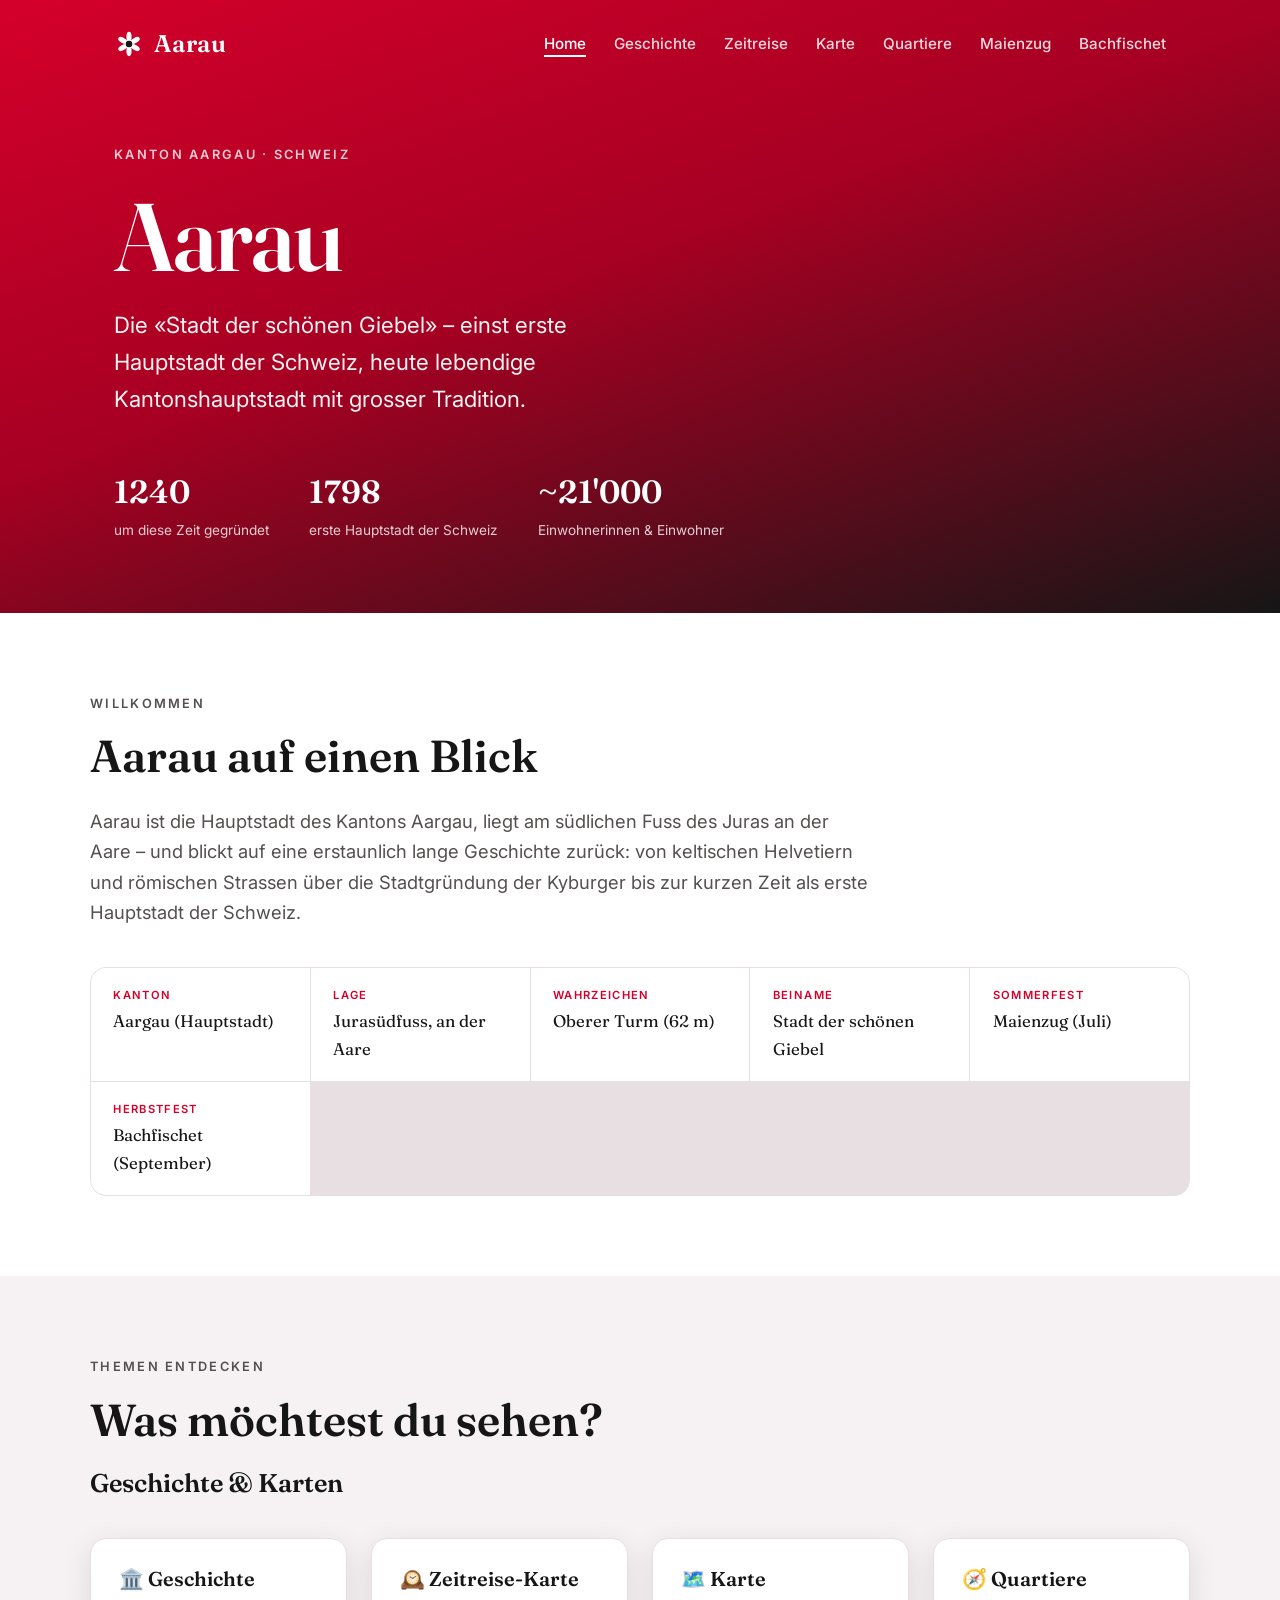
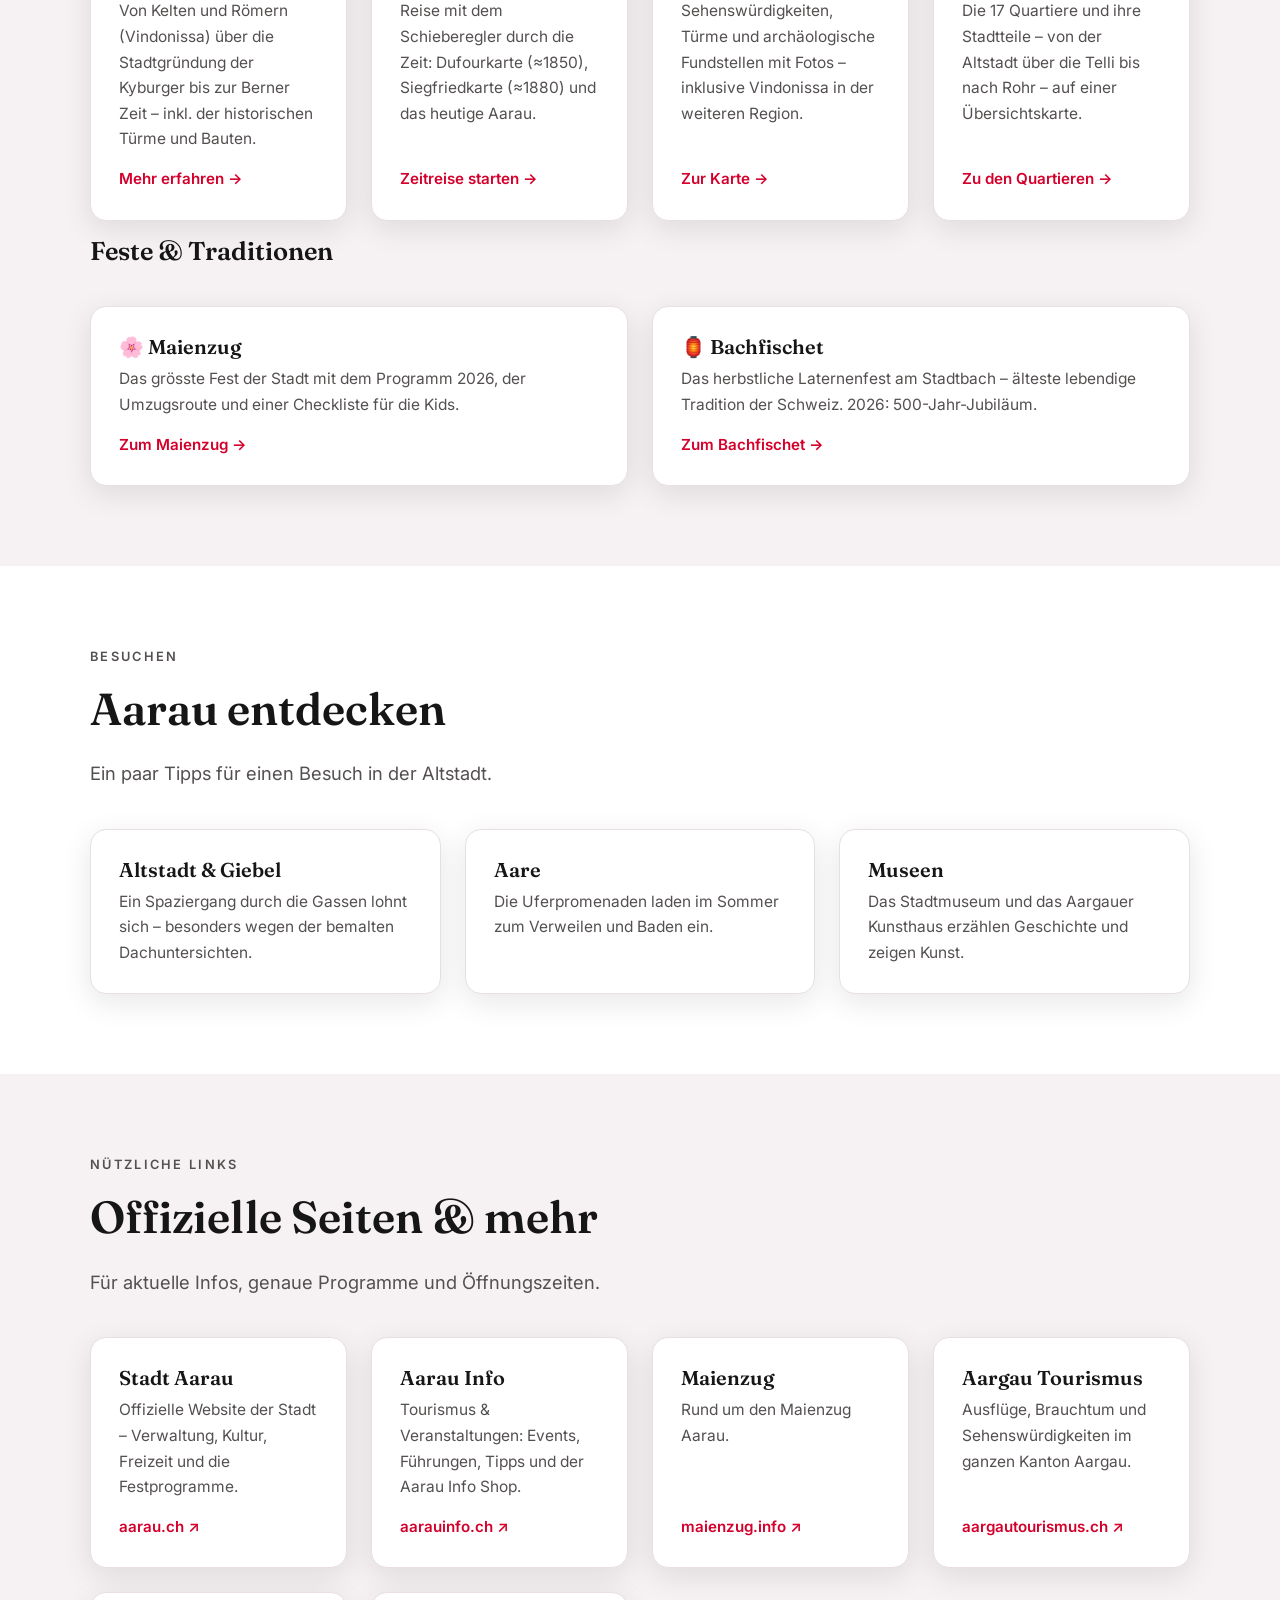
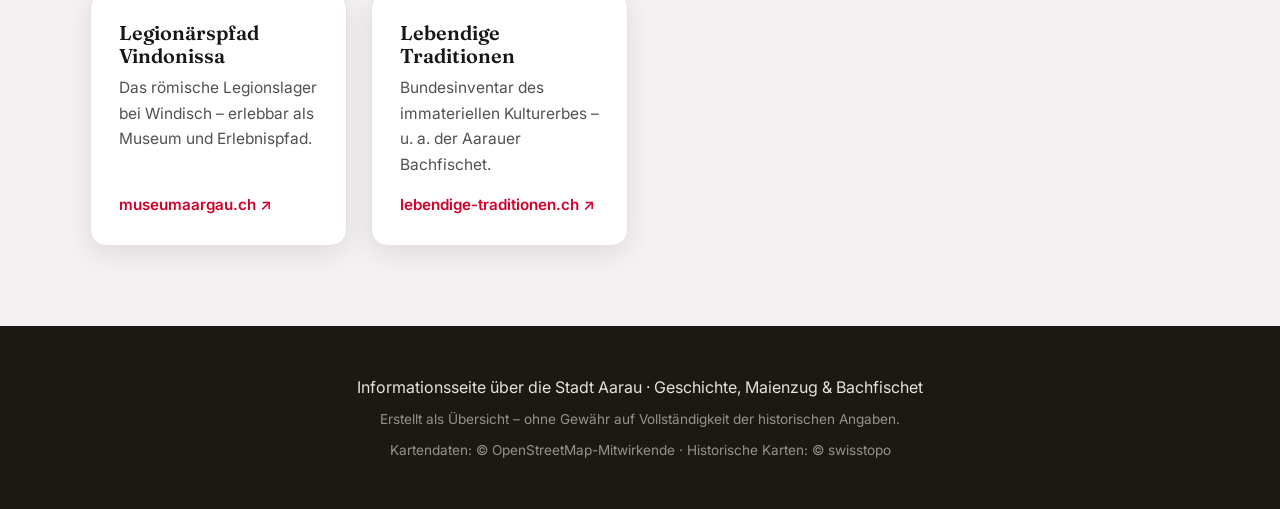
<file: index.html>
<!DOCTYPE html>
<html lang="de">
<head>
  <meta charset="UTF-8" />
  <meta name="viewport" content="width=device-width, initial-scale=1.0" />
  <meta name="description" content="Informationsseite über die Stadt Aarau – Geschichte, Zeitreise-Karte und die Traditionen Maienzug und Bachfischet." />
  <title>Aarau – Geschichte, Zeitreise &amp; Traditionen</title>
  <link rel="icon" type="image/svg+xml" href="images/favicon.svg" />
  <meta name="theme-color" content="#d4002b" />
  <link rel="preconnect" href="https://fonts.googleapis.com" />
  <link rel="preconnect" href="https://fonts.gstatic.com" crossorigin />
  <link href="https://fonts.googleapis.com/css2?family=Fraunces:opsz,wght@9..144,400;9..144,600&family=Inter:wght@400;500;600&display=swap" rel="stylesheet" />
  <link rel="stylesheet" href="style.css" />
</head>
<body>
  <header class="hero">
    <nav class="nav">
      <a class="brand" href="index.html">
        <svg class="brand-mark" viewBox="0 0 64 64" aria-hidden="true">
          <g transform="translate(32 32)">
            <g fill="currentColor">
              <ellipse cx="0" cy="-15" rx="5.5" ry="11"/>
              <ellipse cx="0" cy="-15" rx="5.5" ry="11" transform="rotate(60)"/>
              <ellipse cx="0" cy="-15" rx="5.5" ry="11" transform="rotate(120)"/>
              <ellipse cx="0" cy="-15" rx="5.5" ry="11" transform="rotate(180)"/>
              <ellipse cx="0" cy="-15" rx="5.5" ry="11" transform="rotate(240)"/>
              <ellipse cx="0" cy="-15" rx="5.5" ry="11" transform="rotate(300)"/>
            </g>
            <circle cx="0" cy="0" r="7" fill="#161616"/>
          </g>
        </svg>
        <span>Aarau</span>
      </a>
      <ul class="nav-links">
        <li><a class="active" href="index.html">Home</a></li>
        <li><a href="geschichte.html">Geschichte</a></li>
        <li><a href="zeitreise.html">Zeitreise</a></li>
        <li><a href="karte.html">Karte</a></li>
        <li><a href="quartiere.html">Quartiere</a></li>
        <li><a href="maienzug.html">Maienzug</a></li>
        <li><a href="bachfischet.html">Bachfischet</a></li>
      </ul>
    </nav>
    <div class="hero-content" id="top">
      <p class="eyebrow">Kanton Aargau · Schweiz</p>
      <h1>Aarau</h1>
      <p class="lead">Die «Stadt der schönen Giebel» – einst erste Hauptstadt der Schweiz, heute lebendige Kantonshauptstadt mit grosser Tradition.</p>
      <div class="hero-stats">
        <div><span class="stat-num">1240</span><span class="stat-label">um diese Zeit gegründet</span></div>
        <div><span class="stat-num">1798</span><span class="stat-label">erste Hauptstadt der Schweiz</span></div>
        <div><span class="stat-num">~21'000</span><span class="stat-label">Einwohnerinnen &amp; Einwohner</span></div>
      </div>
    </div>
  </header>

  <main>
    <section id="ueberblick" class="section">
      <div class="section-inner">
        <p class="kicker">Willkommen</p>
        <h2>Aarau auf einen Blick</h2>
        <p class="section-intro">
          Aarau ist die Hauptstadt des Kantons Aargau, liegt am südlichen Fuss des Juras an der
          Aare – und blickt auf eine erstaunlich lange Geschichte zurück: von keltischen Helvetiern
          und römischen Strassen über die Stadtgründung der Kyburger bis zur kurzen Zeit als erste
          Hauptstadt der Schweiz.
        </p>
        <div class="quickfacts">
          <div><span class="qf-label">Kanton</span><span class="qf-value">Aargau (Hauptstadt)</span></div>
          <div><span class="qf-label">Lage</span><span class="qf-value">Jurasüdfuss, an der Aare</span></div>
          <div><span class="qf-label">Wahrzeichen</span><span class="qf-value">Oberer Turm (62 m)</span></div>
          <div><span class="qf-label">Beiname</span><span class="qf-value">Stadt der schönen Giebel</span></div>
          <div><span class="qf-label">Sommerfest</span><span class="qf-value">Maienzug (Juli)</span></div>
          <div><span class="qf-label">Herbstfest</span><span class="qf-value">Bachfischet (September)</span></div>
        </div>
      </div>
    </section>

    <section class="section section-alt">
      <div class="section-inner">
        <p class="kicker">Themen entdecken</p>
        <h2>Was möchtest du sehen?</h2>

        <h3 class="subhead">Geschichte &amp; Karten</h3>
        <div class="cards">
          <a class="card card-link" href="geschichte.html">
            <h3>🏛️ Geschichte</h3>
            <p>Von Kelten und Römern (Vindonissa) über die Stadtgründung der Kyburger bis zur Berner Zeit – inkl. der historischen Türme und Bauten.</p>
            <span class="card-cta">Mehr erfahren →</span>
          </a>
          <a class="card card-link" href="zeitreise.html">
            <h3>🕰️ Zeitreise-Karte</h3>
            <p>Reise mit dem Schieberegler durch die Zeit: Dufourkarte (≈1850), Siegfriedkarte (≈1880) und das heutige Aarau.</p>
            <span class="card-cta">Zeitreise starten →</span>
          </a>
          <a class="card card-link" href="karte.html">
            <h3>🗺️ Karte</h3>
            <p>Sehenswürdigkeiten, Türme und archäologische Fundstellen mit Fotos – inklusive Vindonissa in der weiteren Region.</p>
            <span class="card-cta">Zur Karte →</span>
          </a>
          <a class="card card-link" href="quartiere.html">
            <h3>🧭 Quartiere</h3>
            <p>Die 17 Quartiere und ihre Stadtteile – von der Altstadt über die Telli bis nach Rohr – auf einer Übersichtskarte.</p>
            <span class="card-cta">Zu den Quartieren →</span>
          </a>
        </div>

        <h3 class="subhead">Feste &amp; Traditionen</h3>
        <div class="cards">
          <a class="card card-link" href="maienzug.html">
            <h3>🌸 Maienzug</h3>
            <p>Das grösste Fest der Stadt mit dem Programm 2026, der Umzugsroute und einer Checkliste für die Kids.</p>
            <span class="card-cta">Zum Maienzug →</span>
          </a>
          <a class="card card-link" href="bachfischet.html">
            <h3>🏮 Bachfischet</h3>
            <p>Das herbstliche Laternenfest am Stadtbach – älteste lebendige Tradition der Schweiz. 2026: 500-Jahr-Jubiläum.</p>
            <span class="card-cta">Zum Bachfischet →</span>
          </a>
        </div>
      </div>
    </section>

    <section id="besuchen" class="section">
      <div class="section-inner">
        <p class="kicker">Besuchen</p>
        <h2>Aarau entdecken</h2>
        <p class="section-intro">Ein paar Tipps für einen Besuch in der Altstadt.</p>
        <div class="cards">
          <article class="card">
            <h3>Altstadt &amp; Giebel</h3>
            <p>Ein Spaziergang durch die Gassen lohnt sich – besonders wegen der bemalten Dachuntersichten.</p>
          </article>
          <article class="card">
            <h3>Aare</h3>
            <p>Die Uferpromenaden laden im Sommer zum Verweilen und Baden ein.</p>
          </article>
          <article class="card">
            <h3>Museen</h3>
            <p>Das Stadtmuseum und das Aargauer Kunsthaus erzählen Geschichte und zeigen Kunst.</p>
          </article>
        </div>
      </div>
    </section>

    <section id="links" class="section section-alt">
      <div class="section-inner">
        <p class="kicker">Nützliche Links</p>
        <h2>Offizielle Seiten &amp; mehr</h2>
        <p class="section-intro">Für aktuelle Infos, genaue Programme und Öffnungszeiten.</p>
        <div class="cards">
          <a class="card card-link" href="https://www.aarau.ch" target="_blank" rel="noopener">
            <h3>Stadt Aarau</h3>
            <p>Offizielle Website der Stadt – Verwaltung, Kultur, Freizeit und die Festprogramme.</p>
            <span class="card-cta">aarau.ch ↗</span>
          </a>
          <a class="card card-link" href="https://www.aarauinfo.ch" target="_blank" rel="noopener">
            <h3>Aarau Info</h3>
            <p>Tourismus &amp; Veranstaltungen: Events, Führungen, Tipps und der Aarau Info Shop.</p>
            <span class="card-cta">aarauinfo.ch ↗</span>
          </a>
          <a class="card card-link" href="https://www.maienzug.info" target="_blank" rel="noopener">
            <h3>Maienzug</h3>
            <p>Rund um den Maienzug Aarau.</p>
            <span class="card-cta">maienzug.info ↗</span>
          </a>
          <a class="card card-link" href="https://aargautourismus.ch" target="_blank" rel="noopener">
            <h3>Aargau Tourismus</h3>
            <p>Ausflüge, Brauchtum und Sehenswürdigkeiten im ganzen Kanton Aargau.</p>
            <span class="card-cta">aargautourismus.ch ↗</span>
          </a>
          <a class="card card-link" href="https://www.museumaargau.ch/legionaerspfad" target="_blank" rel="noopener">
            <h3>Legionärspfad Vindonissa</h3>
            <p>Das römische Legionslager bei Windisch – erlebbar als Museum und Erlebnispfad.</p>
            <span class="card-cta">museumaargau.ch ↗</span>
          </a>
          <a class="card card-link" href="https://www.lebendige-traditionen.ch" target="_blank" rel="noopener">
            <h3>Lebendige Traditionen</h3>
            <p>Bundesinventar des immateriellen Kulturerbes – u. a. der Aarauer Bachfischet.</p>
            <span class="card-cta">lebendige-traditionen.ch ↗</span>
          </a>
        </div>
      </div>
    </section>
  </main>

  <footer class="footer">
    <p>Informationsseite über die Stadt Aarau · Geschichte, Maienzug &amp; Bachfischet</p>
    <p class="footer-note">Erstellt als Übersicht – ohne Gewähr auf Vollständigkeit der historischen Angaben.</p>
    <p class="footer-note">Kartendaten: © OpenStreetMap-Mitwirkende · Historische Karten: © swisstopo</p>
  </footer>
</body>
</html>
</file>
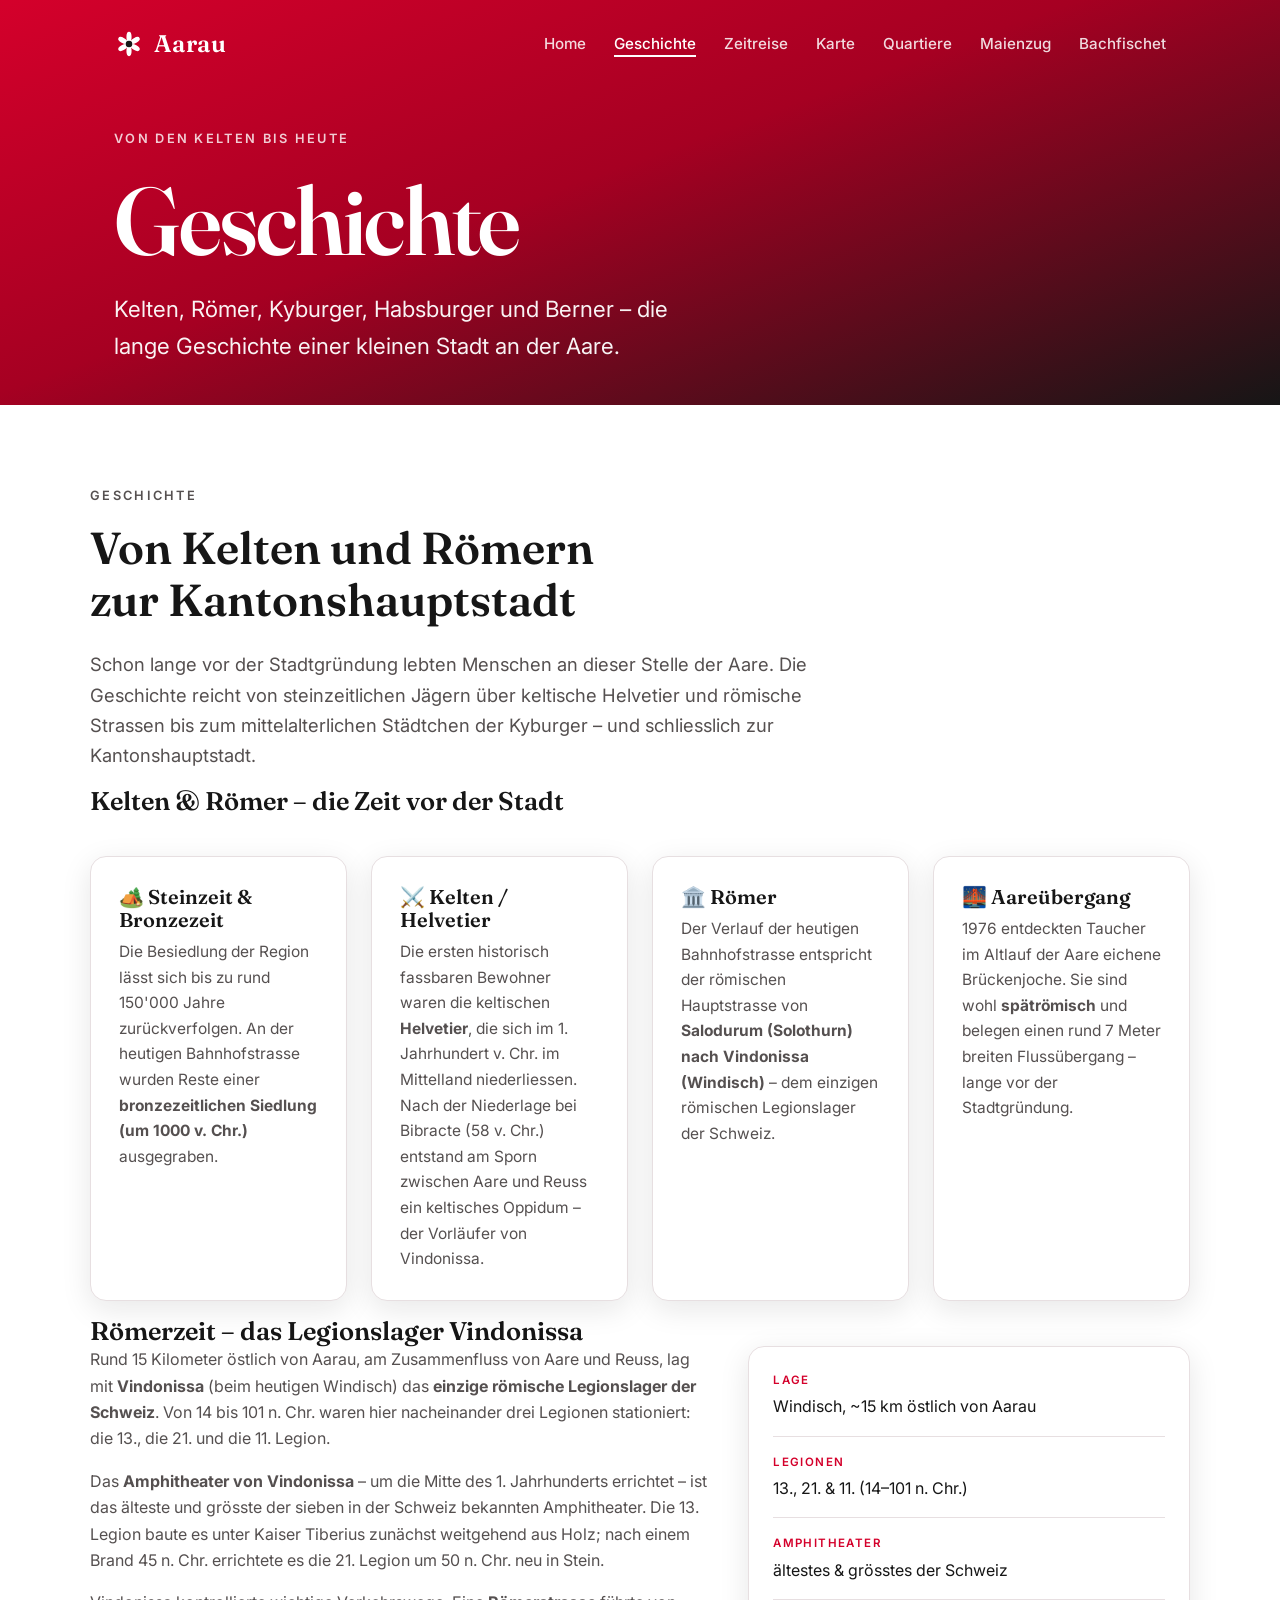
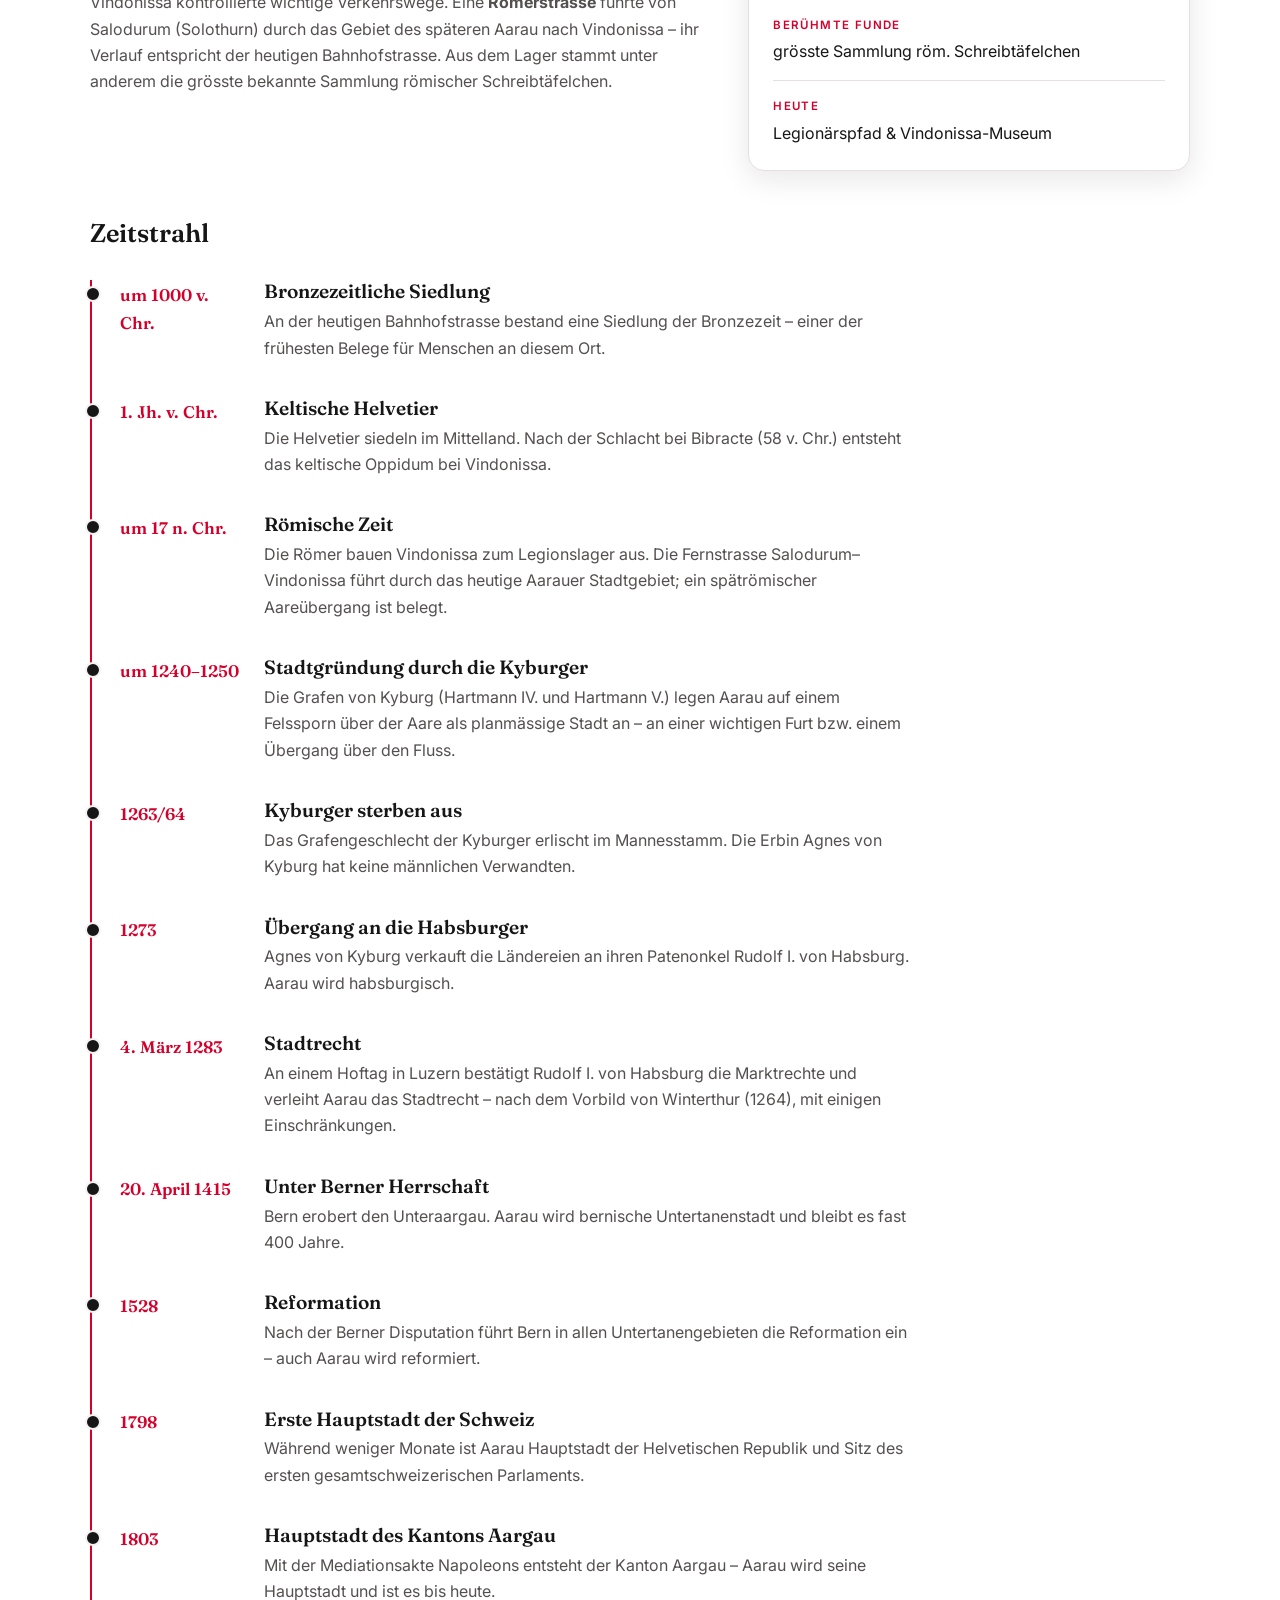
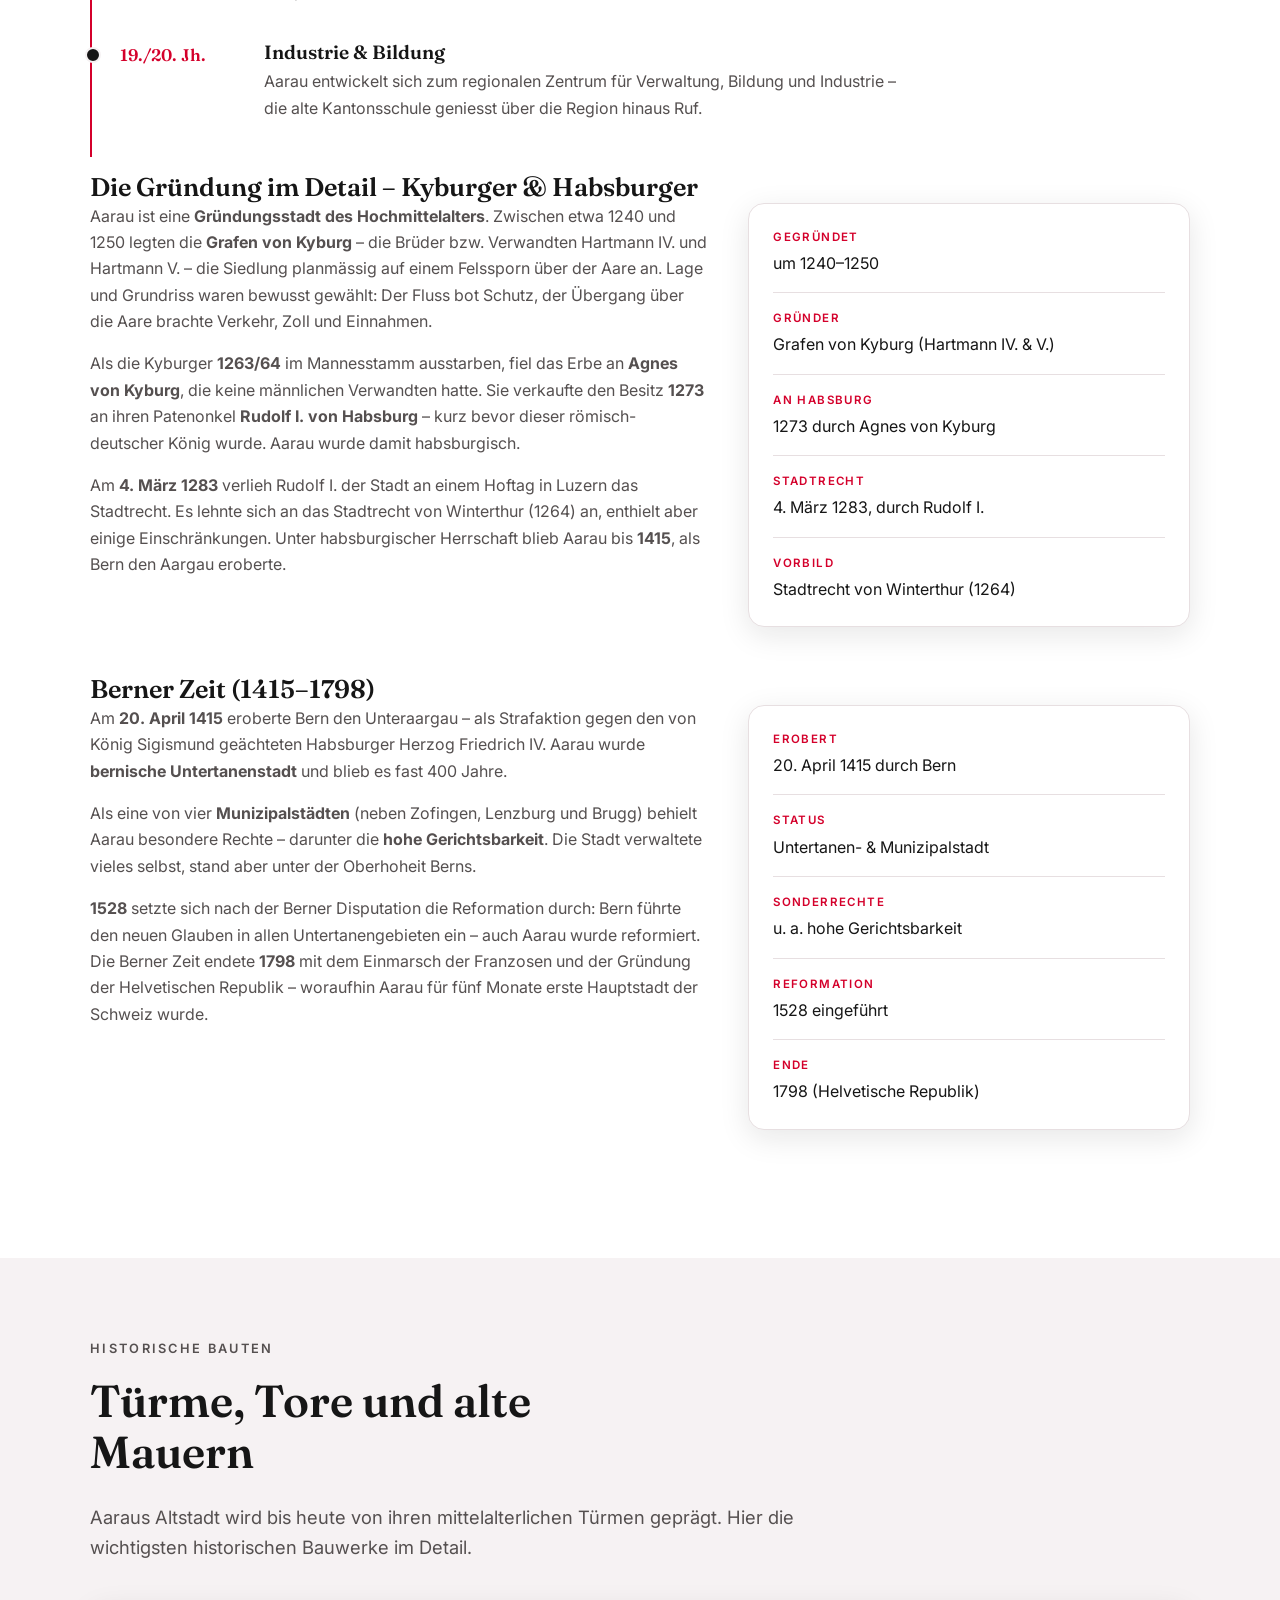
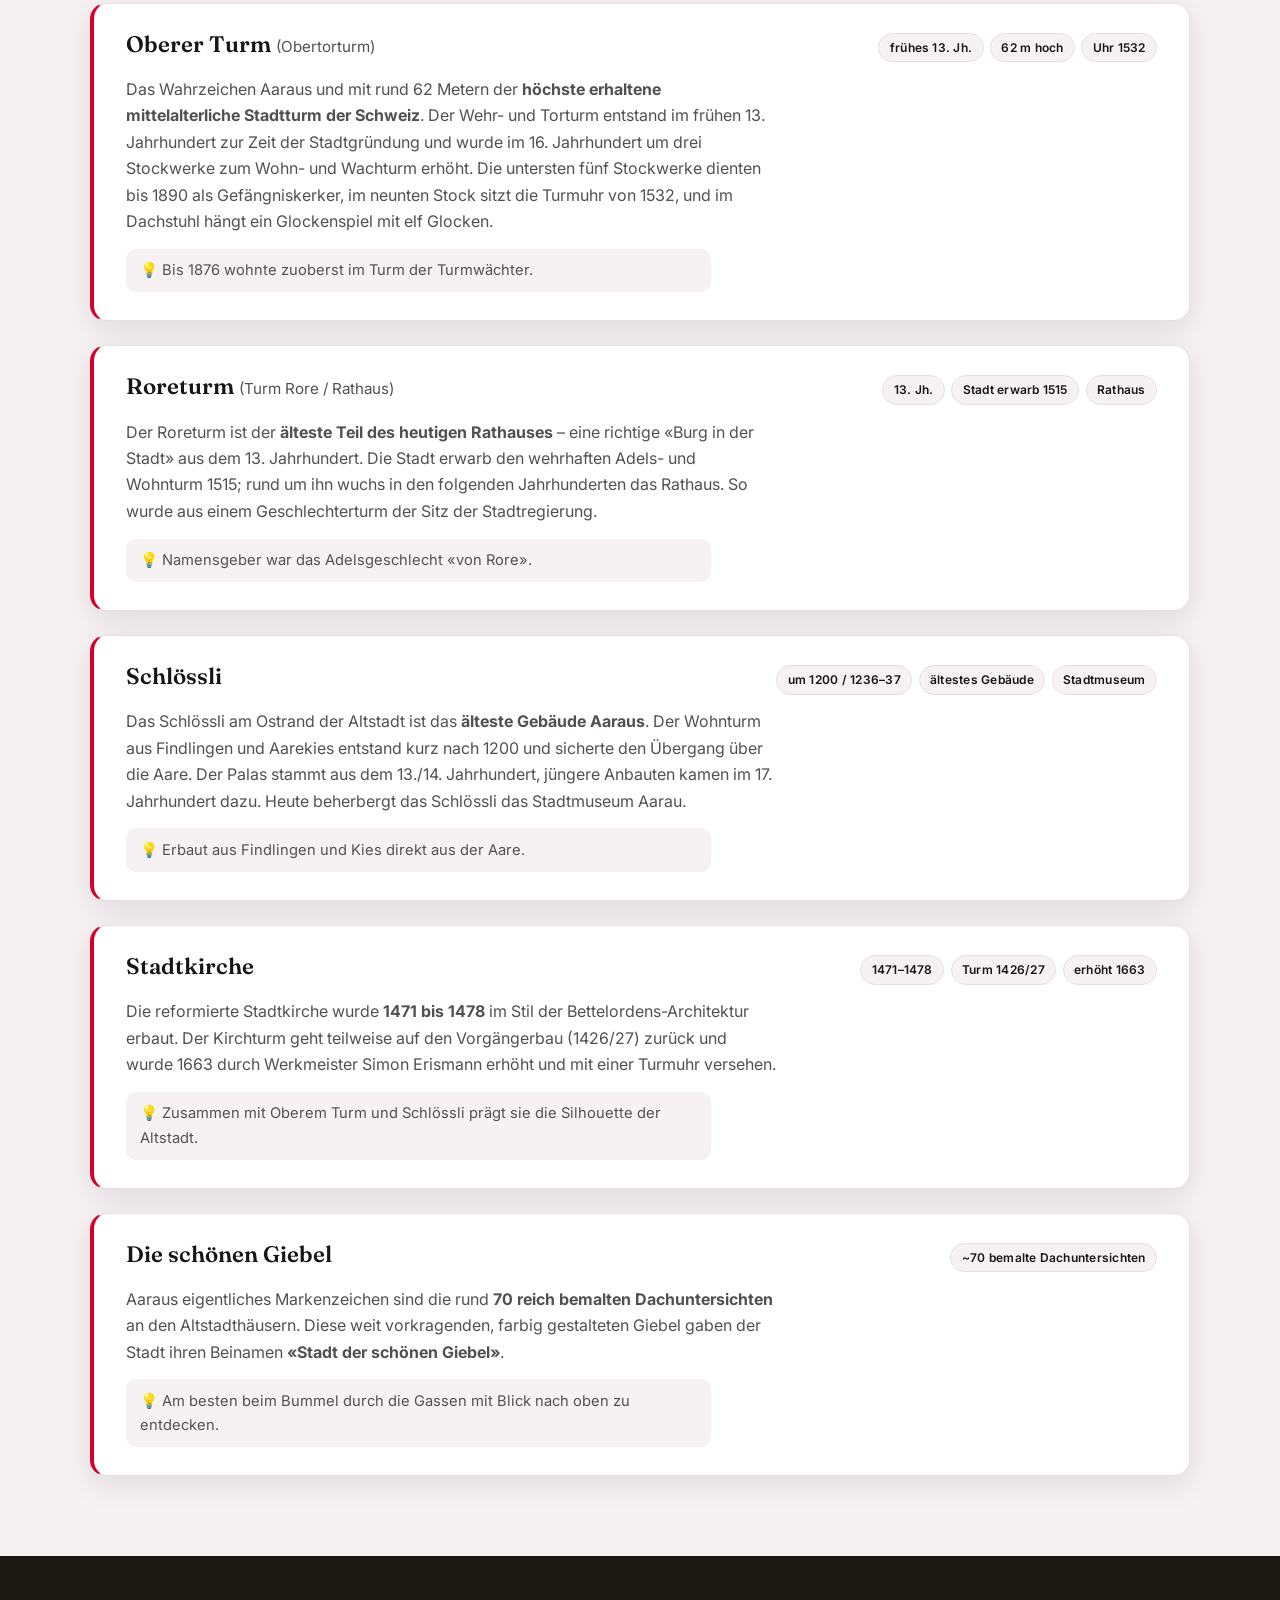
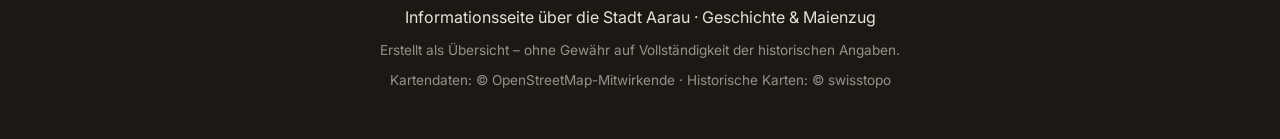
<file: geschichte.html>
<!DOCTYPE html>
<html lang="de">
<head>
  <meta charset="UTF-8" />
  <meta name="viewport" content="width=device-width, initial-scale=1.0" />
  <meta name="description" content="Geschichte von Aarau: Kelten, Römer (Vindonissa), Stadtgründung der Kyburger, Berner Zeit und historische Bauten." />
  <title>Geschichte – Aarau</title>
  <link rel="icon" type="image/svg+xml" href="images/favicon.svg" />
  <meta name="theme-color" content="#d4002b" />
  <link rel="preconnect" href="https://fonts.googleapis.com" />
  <link rel="preconnect" href="https://fonts.gstatic.com" crossorigin />
  <link href="https://fonts.googleapis.com/css2?family=Fraunces:opsz,wght@9..144,400;9..144,600&family=Inter:wght@400;500;600&display=swap" rel="stylesheet" />
  <link rel="stylesheet" href="style.css" />
</head>
<body>
  <header class="hero hero--sub">
    <nav class="nav">
      <a class="brand" href="index.html">
        <svg class="brand-mark" viewBox="0 0 64 64" aria-hidden="true">
          <g transform="translate(32 32)">
            <g fill="currentColor">
              <ellipse cx="0" cy="-15" rx="5.5" ry="11"/>
              <ellipse cx="0" cy="-15" rx="5.5" ry="11" transform="rotate(60)"/>
              <ellipse cx="0" cy="-15" rx="5.5" ry="11" transform="rotate(120)"/>
              <ellipse cx="0" cy="-15" rx="5.5" ry="11" transform="rotate(180)"/>
              <ellipse cx="0" cy="-15" rx="5.5" ry="11" transform="rotate(240)"/>
              <ellipse cx="0" cy="-15" rx="5.5" ry="11" transform="rotate(300)"/>
            </g>
            <circle cx="0" cy="0" r="7" fill="#161616"/>
          </g>
        </svg>
        <span>Aarau</span>
      </a>
      <ul class="nav-links">
        <li><a href="index.html">Home</a></li>
        <li><a class="active" href="geschichte.html">Geschichte</a></li>
        <li><a href="zeitreise.html">Zeitreise</a></li>
        <li><a href="karte.html">Karte</a></li>
        <li><a href="quartiere.html">Quartiere</a></li>
        <li><a href="maienzug.html">Maienzug</a></li>
        <li><a href="bachfischet.html">Bachfischet</a></li>
      </ul>
    </nav>
    <div class="hero-content">
      <p class="eyebrow">Von den Kelten bis heute</p>
      <h1>Geschichte</h1>
      <p class="lead">Kelten, Römer, Kyburger, Habsburger und Berner – die lange Geschichte einer kleinen Stadt an der Aare.</p>
    </div>
  </header>

  <main>
    <section id="geschichte" class="section">
      <div class="section-inner">
        <p class="kicker">Geschichte</p>
        <h2>Von Kelten und Römern zur Kantonshauptstadt</h2>
        <p class="section-intro">
          Schon lange vor der Stadtgründung lebten Menschen an dieser Stelle der Aare. Die
          Geschichte reicht von steinzeitlichen Jägern über keltische Helvetier und römische
          Strassen bis zum mittelalterlichen Städtchen der Kyburger – und schliesslich zur
          Kantonshauptstadt.
        </p>

        <h3 class="subhead">Kelten &amp; Römer – die Zeit vor der Stadt</h3>
        <div class="cards">
          <article class="card">
            <h3>🏕️ Steinzeit &amp; Bronzezeit</h3>
            <p>
              Die Besiedlung der Region lässt sich bis zu rund 150'000 Jahre zurückverfolgen. An
              der heutigen Bahnhofstrasse wurden Reste einer <strong>bronzezeitlichen Siedlung
              (um 1000 v. Chr.)</strong> ausgegraben.
            </p>
          </article>
          <article class="card">
            <h3>⚔️ Kelten / Helvetier</h3>
            <p>
              Die ersten historisch fassbaren Bewohner waren die keltischen <strong>Helvetier</strong>,
              die sich im 1. Jahrhundert v. Chr. im Mittelland niederliessen. Nach der Niederlage
              bei Bibracte (58 v. Chr.) entstand am Sporn zwischen Aare und Reuss ein keltisches
              Oppidum – der Vorläufer von Vindonissa.
            </p>
          </article>
          <article class="card">
            <h3>🏛️ Römer</h3>
            <p>
              Der Verlauf der heutigen Bahnhofstrasse entspricht der römischen Hauptstrasse von
              <strong>Salodurum (Solothurn) nach Vindonissa (Windisch)</strong> – dem einzigen
              römischen Legionslager der Schweiz.
            </p>
          </article>
          <article class="card">
            <h3>🌉 Aareübergang</h3>
            <p>
              1976 entdeckten Taucher im Altlauf der Aare eichene Brückenjoche. Sie sind wohl
              <strong>spätrömisch</strong> und belegen einen rund 7 Meter breiten Flussübergang –
              lange vor der Stadtgründung.
            </p>
          </article>
        </div>

        <h3 class="subhead">Römerzeit – das Legionslager Vindonissa</h3>
        <div class="feature">
          <div class="feature-text">
            <p>
              Rund 15 Kilometer östlich von Aarau, am Zusammenfluss von Aare und Reuss, lag mit
              <strong>Vindonissa</strong> (beim heutigen Windisch) das <strong>einzige römische
              Legionslager der Schweiz</strong>. Von 14 bis 101 n. Chr. waren hier nacheinander
              drei Legionen stationiert: die 13., die 21. und die 11. Legion.
            </p>
            <p>
              Das <strong>Amphitheater von Vindonissa</strong> – um die Mitte des 1. Jahrhunderts
              errichtet – ist das älteste und grösste der sieben in der Schweiz bekannten
              Amphitheater. Die 13. Legion baute es unter Kaiser Tiberius zunächst weitgehend aus
              Holz; nach einem Brand 45 n. Chr. errichtete es die 21. Legion um 50 n. Chr. neu in
              Stein.
            </p>
            <p>
              Vindonissa kontrollierte wichtige Verkehrswege. Eine <strong>Römerstrasse</strong>
              führte von Salodurum (Solothurn) durch das Gebiet des späteren Aarau nach Vindonissa –
              ihr Verlauf entspricht der heutigen Bahnhofstrasse. Aus dem Lager stammt unter anderem
              die grösste bekannte Sammlung römischer Schreibtäfelchen.
            </p>
          </div>
          <ul class="facts">
            <li><span class="facts-label">Lage</span><span>Windisch, ~15 km östlich von Aarau</span></li>
            <li><span class="facts-label">Legionen</span><span>13., 21. &amp; 11. (14–101 n. Chr.)</span></li>
            <li><span class="facts-label">Amphitheater</span><span>ältestes &amp; grösstes der Schweiz</span></li>
            <li><span class="facts-label">Berühmte Funde</span><span>grösste Sammlung röm. Schreibtäfelchen</span></li>
            <li><span class="facts-label">Heute</span><span>Legionärspfad &amp; Vindonissa-Museum</span></li>
          </ul>
        </div>

        <h3 class="subhead">Zeitstrahl</h3>
        <ol class="timeline">
          <li>
            <span class="year">um 1000 v. Chr.</span>
            <div class="timeline-body">
              <h3>Bronzezeitliche Siedlung</h3>
              <p>An der heutigen Bahnhofstrasse bestand eine Siedlung der Bronzezeit – einer der frühesten Belege für Menschen an diesem Ort.</p>
            </div>
          </li>
          <li>
            <span class="year">1. Jh. v. Chr.</span>
            <div class="timeline-body">
              <h3>Keltische Helvetier</h3>
              <p>Die Helvetier siedeln im Mittelland. Nach der Schlacht bei Bibracte (58 v. Chr.) entsteht das keltische Oppidum bei Vindonissa.</p>
            </div>
          </li>
          <li>
            <span class="year">um 17 n. Chr.</span>
            <div class="timeline-body">
              <h3>Römische Zeit</h3>
              <p>Die Römer bauen Vindonissa zum Legionslager aus. Die Fernstrasse Salodurum–Vindonissa führt durch das heutige Aarauer Stadtgebiet; ein spätrömischer Aareübergang ist belegt.</p>
            </div>
          </li>
          <li>
            <span class="year">um 1240–1250</span>
            <div class="timeline-body">
              <h3>Stadtgründung durch die Kyburger</h3>
              <p>Die Grafen von Kyburg (Hartmann IV. und Hartmann V.) legen Aarau auf einem Felssporn über der Aare als planmässige Stadt an – an einer wichtigen Furt bzw. einem Übergang über den Fluss.</p>
            </div>
          </li>
          <li>
            <span class="year">1263/64</span>
            <div class="timeline-body">
              <h3>Kyburger sterben aus</h3>
              <p>Das Grafengeschlecht der Kyburger erlischt im Mannesstamm. Die Erbin Agnes von Kyburg hat keine männlichen Verwandten.</p>
            </div>
          </li>
          <li>
            <span class="year">1273</span>
            <div class="timeline-body">
              <h3>Übergang an die Habsburger</h3>
              <p>Agnes von Kyburg verkauft die Ländereien an ihren Patenonkel Rudolf I. von Habsburg. Aarau wird habsburgisch.</p>
            </div>
          </li>
          <li>
            <span class="year">4. März 1283</span>
            <div class="timeline-body">
              <h3>Stadtrecht</h3>
              <p>An einem Hoftag in Luzern bestätigt Rudolf I. von Habsburg die Marktrechte und verleiht Aarau das Stadtrecht – nach dem Vorbild von Winterthur (1264), mit einigen Einschränkungen.</p>
            </div>
          </li>
          <li>
            <span class="year">20. April 1415</span>
            <div class="timeline-body">
              <h3>Unter Berner Herrschaft</h3>
              <p>Bern erobert den Unteraargau. Aarau wird bernische Untertanenstadt und bleibt es fast 400 Jahre.</p>
            </div>
          </li>
          <li>
            <span class="year">1528</span>
            <div class="timeline-body">
              <h3>Reformation</h3>
              <p>Nach der Berner Disputation führt Bern in allen Untertanengebieten die Reformation ein – auch Aarau wird reformiert.</p>
            </div>
          </li>
          <li>
            <span class="year">1798</span>
            <div class="timeline-body">
              <h3>Erste Hauptstadt der Schweiz</h3>
              <p>Während weniger Monate ist Aarau Hauptstadt der Helvetischen Republik und Sitz des ersten gesamtschweizerischen Parlaments.</p>
            </div>
          </li>
          <li>
            <span class="year">1803</span>
            <div class="timeline-body">
              <h3>Hauptstadt des Kantons Aargau</h3>
              <p>Mit der Mediationsakte Napoleons entsteht der Kanton Aargau – Aarau wird seine Hauptstadt und ist es bis heute.</p>
            </div>
          </li>
          <li>
            <span class="year">19./20. Jh.</span>
            <div class="timeline-body">
              <h3>Industrie &amp; Bildung</h3>
              <p>Aarau entwickelt sich zum regionalen Zentrum für Verwaltung, Bildung und Industrie – die alte Kantonsschule geniesst über die Region hinaus Ruf.</p>
            </div>
          </li>
        </ol>

        <h3 class="subhead">Die Gründung im Detail – Kyburger &amp; Habsburger</h3>
        <div class="feature">
          <div class="feature-text">
            <p>
              Aarau ist eine <strong>Gründungsstadt des Hochmittelalters</strong>. Zwischen etwa
              1240 und 1250 legten die <strong>Grafen von Kyburg</strong> – die Brüder bzw.
              Verwandten Hartmann IV. und Hartmann V. – die Siedlung planmässig auf einem
              Felssporn über der Aare an. Lage und Grundriss waren bewusst gewählt: Der Fluss
              bot Schutz, der Übergang über die Aare brachte Verkehr, Zoll und Einnahmen.
            </p>
            <p>
              Als die Kyburger <strong>1263/64</strong> im Mannesstamm ausstarben, fiel das Erbe
              an <strong>Agnes von Kyburg</strong>, die keine männlichen Verwandten hatte. Sie
              verkaufte den Besitz <strong>1273</strong> an ihren Patenonkel <strong>Rudolf I.
              von Habsburg</strong> – kurz bevor dieser römisch-deutscher König wurde. Aarau
              wurde damit habsburgisch.
            </p>
            <p>
              Am <strong>4. März 1283</strong> verlieh Rudolf I. der Stadt an einem Hoftag in
              Luzern das Stadtrecht. Es lehnte sich an das Stadtrecht von Winterthur (1264) an,
              enthielt aber einige Einschränkungen. Unter habsburgischer Herrschaft blieb Aarau
              bis <strong>1415</strong>, als Bern den Aargau eroberte.
            </p>
          </div>
          <ul class="facts">
            <li><span class="facts-label">Gegründet</span><span>um 1240–1250</span></li>
            <li><span class="facts-label">Gründer</span><span>Grafen von Kyburg (Hartmann IV. &amp; V.)</span></li>
            <li><span class="facts-label">An Habsburg</span><span>1273 durch Agnes von Kyburg</span></li>
            <li><span class="facts-label">Stadtrecht</span><span>4. März 1283, durch Rudolf I.</span></li>
            <li><span class="facts-label">Vorbild</span><span>Stadtrecht von Winterthur (1264)</span></li>
          </ul>
        </div>

        <h3 class="subhead">Berner Zeit (1415–1798)</h3>
        <div class="feature">
          <div class="feature-text">
            <p>
              Am <strong>20. April 1415</strong> eroberte Bern den Unteraargau – als Strafaktion
              gegen den von König Sigismund geächteten Habsburger Herzog Friedrich IV. Aarau wurde
              <strong>bernische Untertanenstadt</strong> und blieb es fast 400 Jahre.
            </p>
            <p>
              Als eine von vier <strong>Munizipalstädten</strong> (neben Zofingen, Lenzburg und
              Brugg) behielt Aarau besondere Rechte – darunter die <strong>hohe
              Gerichtsbarkeit</strong>. Die Stadt verwaltete vieles selbst, stand aber unter der
              Oberhoheit Berns.
            </p>
            <p>
              <strong>1528</strong> setzte sich nach der Berner Disputation die Reformation durch:
              Bern führte den neuen Glauben in allen Untertanengebieten ein – auch Aarau wurde
              reformiert. Die Berner Zeit endete <strong>1798</strong> mit dem Einmarsch der
              Franzosen und der Gründung der Helvetischen Republik – woraufhin Aarau für fünf
              Monate erste Hauptstadt der Schweiz wurde.
            </p>
          </div>
          <ul class="facts">
            <li><span class="facts-label">Erobert</span><span>20. April 1415 durch Bern</span></li>
            <li><span class="facts-label">Status</span><span>Untertanen- &amp; Munizipalstadt</span></li>
            <li><span class="facts-label">Sonderrechte</span><span>u. a. hohe Gerichtsbarkeit</span></li>
            <li><span class="facts-label">Reformation</span><span>1528 eingeführt</span></li>
            <li><span class="facts-label">Ende</span><span>1798 (Helvetische Republik)</span></li>
          </ul>
        </div>
      </div>
    </section>

    <section id="bauten" class="section section-alt">
      <div class="section-inner">
        <p class="kicker">Historische Bauten</p>
        <h2>Türme, Tore und alte Mauern</h2>
        <p class="section-intro">
          Aaraus Altstadt wird bis heute von ihren mittelalterlichen Türmen geprägt. Hier die
          wichtigsten historischen Bauwerke im Detail.
        </p>

        <div class="buildings">
          <article class="building">
            <div class="building-head">
              <h3>Oberer Turm <span class="alt-name">(Obertorturm)</span></h3>
              <div class="badges"><span>frühes 13. Jh.</span><span>62 m hoch</span><span>Uhr 1532</span></div>
            </div>
            <p>
              Das Wahrzeichen Aaraus und mit rund 62 Metern der <strong>höchste erhaltene
              mittelalterliche Stadtturm der Schweiz</strong>. Der Wehr- und Torturm entstand im
              frühen 13. Jahrhundert zur Zeit der Stadtgründung und wurde im 16. Jahrhundert um drei
              Stockwerke zum Wohn- und Wachturm erhöht. Die untersten fünf Stockwerke dienten bis
              1890 als Gefängniskerker, im neunten Stock sitzt die Turmuhr von 1532, und im Dachstuhl
              hängt ein Glockenspiel mit elf Glocken.
            </p>
            <p class="building-fact">💡 Bis 1876 wohnte zuoberst im Turm der Turmwächter.</p>
          </article>

          <article class="building">
            <div class="building-head">
              <h3>Roreturm <span class="alt-name">(Turm Rore / Rathaus)</span></h3>
              <div class="badges"><span>13. Jh.</span><span>Stadt erwarb 1515</span><span>Rathaus</span></div>
            </div>
            <p>
              Der Roreturm ist der <strong>älteste Teil des heutigen Rathauses</strong> – eine
              richtige «Burg in der Stadt» aus dem 13. Jahrhundert. Die Stadt erwarb den wehrhaften
              Adels- und Wohnturm 1515; rund um ihn wuchs in den folgenden Jahrhunderten das Rathaus.
              So wurde aus einem Geschlechterturm der Sitz der Stadtregierung.
            </p>
            <p class="building-fact">💡 Namensgeber war das Adelsgeschlecht «von Rore».</p>
          </article>

          <article class="building">
            <div class="building-head">
              <h3>Schlössli</h3>
              <div class="badges"><span>um 1200 / 1236–37</span><span>ältestes Gebäude</span><span>Stadtmuseum</span></div>
            </div>
            <p>
              Das Schlössli am Ostrand der Altstadt ist das <strong>älteste Gebäude Aaraus</strong>.
              Der Wohnturm aus Findlingen und Aarekies entstand kurz nach 1200 und sicherte den
              Übergang über die Aare. Der Palas stammt aus dem 13./14. Jahrhundert, jüngere Anbauten
              kamen im 17. Jahrhundert dazu. Heute beherbergt das Schlössli das Stadtmuseum Aarau.
            </p>
            <p class="building-fact">💡 Erbaut aus Findlingen und Kies direkt aus der Aare.</p>
          </article>

          <article class="building">
            <div class="building-head">
              <h3>Stadtkirche</h3>
              <div class="badges"><span>1471–1478</span><span>Turm 1426/27</span><span>erhöht 1663</span></div>
            </div>
            <p>
              Die reformierte Stadtkirche wurde <strong>1471 bis 1478</strong> im Stil der
              Bettelordens-Architektur erbaut. Der Kirchturm geht teilweise auf den Vorgängerbau
              (1426/27) zurück und wurde 1663 durch Werkmeister Simon Erismann erhöht und mit einer
              Turmuhr versehen.
            </p>
            <p class="building-fact">💡 Zusammen mit Oberem Turm und Schlössli prägt sie die Silhouette der Altstadt.</p>
          </article>

          <article class="building">
            <div class="building-head">
              <h3>Die schönen Giebel</h3>
              <div class="badges"><span>~70 bemalte Dachuntersichten</span></div>
            </div>
            <p>
              Aaraus eigentliches Markenzeichen sind die rund <strong>70 reich bemalten
              Dachuntersichten</strong> an den Altstadthäusern. Diese weit vorkragenden, farbig
              gestalteten Giebel gaben der Stadt ihren Beinamen <strong>«Stadt der schönen
              Giebel»</strong>.
            </p>
            <p class="building-fact">💡 Am besten beim Bummel durch die Gassen mit Blick nach oben zu entdecken.</p>
          </article>
        </div>
      </div>
    </section>
  </main>

  <footer class="footer">
    <p>Informationsseite über die Stadt Aarau · Geschichte &amp; Maienzug</p>
    <p class="footer-note">Erstellt als Übersicht – ohne Gewähr auf Vollständigkeit der historischen Angaben.</p>
    <p class="footer-note">Kartendaten: © OpenStreetMap-Mitwirkende · Historische Karten: © swisstopo</p>
  </footer>
</body>
</html>
</file>
<file: style.css>
:root {
  /* Stadt Aarau: Rot · Schwarz · Weiss */
  --red: #d4002b;
  --red-dark: #a60022;
  --black: #161616;
  --bg: #ffffff;
  --bg-alt: #f6f2f3;
  --ink: #161616;
  --ink-soft: #555050;
  --accent: #d4002b;
  --accent-warm: #161616;
  --line: #e7dfe1;
  --card: #ffffff;
  --shadow: 0 8px 30px rgba(22, 22, 22, 0.10);
  --radius: 16px;
}

* { box-sizing: border-box; margin: 0; padding: 0; }

html { scroll-behavior: smooth; }

body {
  font-family: "Inter", system-ui, sans-serif;
  color: var(--ink);
  background: var(--bg);
  line-height: 1.65;
  -webkit-font-smoothing: antialiased;
}

h1, h2, h3 { font-family: "Fraunces", Georgia, serif; font-weight: 600; line-height: 1.15; }

a { color: inherit; text-decoration: none; }

/* ---------- Hero ---------- */
.hero {
  background:
    linear-gradient(160deg, var(--red) 0%, var(--red-dark) 45%, var(--black) 100%),
    radial-gradient(circle at 85% 15%, rgba(255, 255, 255, 0.12), transparent 55%);
  color: #ffffff;
  padding-bottom: 4.5rem;
}

.nav {
  display: flex;
  align-items: center;
  justify-content: space-between;
  max-width: 1100px;
  margin: 0 auto;
  padding: 1.5rem 1.5rem;
}

.brand {
  display: inline-flex;
  align-items: center;
  gap: 0.6rem;
  font-family: "Fraunces", serif;
  font-size: 1.5rem;
  font-weight: 600;
  letter-spacing: 0.02em;
  color: #fff;
}
.brand-mark { width: 30px; height: 30px; color: #fff; }
.maienzug-logo { display: block; height: 76px; width: auto; margin-bottom: 1.5rem; }

.nav-links {
  list-style: none;
  display: flex;
  gap: 1.75rem;
  font-size: 0.95rem;
  font-weight: 500;
}

.nav-links a { opacity: 0.85; transition: opacity 0.2s; padding-bottom: 2px; border-bottom: 2px solid transparent; }
.nav-links a:hover { opacity: 1; }
.nav-links a.active { opacity: 1; border-bottom-color: #fff; }

/* Kleinere Hero-Variante für Unterseiten */
.hero--sub { padding-bottom: 2.5rem; }
.hero--sub .hero-content { padding-top: 2.5rem; }
.hero--sub h1 { font-size: clamp(2.4rem, 6vw, 4rem); }

/* Nacht-Stimmung für Bachfischet */
.hero--night {
  background:
    linear-gradient(160deg, #2a0a12 0%, #161616 60%, #000 100%),
    radial-gradient(circle at 80% 20%, rgba(212, 0, 43, 0.45), transparent 55%);
}

/* Teaser-Kacheln (Home) */
.card-link { text-decoration: none; color: inherit; display: flex; flex-direction: column; transition: transform 0.15s, box-shadow 0.15s; }
.card-link:hover { transform: translateY(-3px); box-shadow: 0 14px 36px rgba(22, 22, 22, 0.16); }
.card-cta { margin-top: auto; padding-top: 0.9rem; color: var(--red); font-weight: 600; font-size: 0.95rem; }

/* Schnellfakten (Home) */
.quickfacts {
  display: grid;
  grid-template-columns: repeat(auto-fit, minmax(200px, 1fr));
  gap: 1px;
  margin-top: 2.5rem;
  background: var(--line);
  border: 1px solid var(--line);
  border-radius: var(--radius);
  overflow: hidden;
}
.quickfacts div { background: var(--card); padding: 1.1rem 1.4rem; display: flex; flex-direction: column; gap: 0.25rem; }
.qf-label { text-transform: uppercase; letter-spacing: 0.12em; font-size: 0.7rem; font-weight: 600; color: var(--red); }
.qf-value { font-family: "Fraunces", serif; font-size: 1.05rem; color: var(--ink); }

.hero-content {
  max-width: 1100px;
  margin: 0 auto;
  padding: 3.5rem 1.5rem 0;
}

.eyebrow {
  text-transform: uppercase;
  letter-spacing: 0.18em;
  font-size: 0.8rem;
  font-weight: 600;
  opacity: 0.8;
  margin-bottom: 1rem;
}

.hero h1 {
  font-size: clamp(3rem, 9vw, 6rem);
  letter-spacing: -0.02em;
  margin-bottom: 1rem;
}

.lead {
  font-size: clamp(1.1rem, 2.2vw, 1.4rem);
  max-width: 40ch;
  opacity: 0.95;
}

.hero-stats {
  display: flex;
  flex-wrap: wrap;
  gap: 2.5rem;
  margin-top: 3rem;
}

.hero-stats div { display: flex; flex-direction: column; }
.stat-num { font-family: "Fraunces", serif; font-size: 2rem; font-weight: 600; }
.stat-label { font-size: 0.85rem; opacity: 0.8; }

/* ---------- Sections ---------- */
.section { padding: 5rem 1.5rem; }
.section-alt { background: var(--bg-alt); }
.section-inner { max-width: 1100px; margin: 0 auto; }

.kicker {
  text-transform: uppercase;
  letter-spacing: 0.18em;
  font-size: 0.8rem;
  font-weight: 600;
  color: var(--accent);
  margin-bottom: 0.75rem;
}

.section h2 {
  font-size: clamp(1.9rem, 4vw, 2.8rem);
  margin-bottom: 1.5rem;
  max-width: 18ch;
}

.section p { max-width: 65ch; color: var(--ink-soft); margin-bottom: 1rem; }
.section-intro { font-size: 1.15rem; color: var(--ink); margin-bottom: 2.5rem; }

/* ---------- Cards ---------- */
.cards {
  display: grid;
  grid-template-columns: repeat(auto-fit, minmax(240px, 1fr));
  gap: 1.5rem;
  margin-top: 2.5rem;
}

.card {
  background: var(--card);
  border: 1px solid var(--line);
  border-radius: var(--radius);
  padding: 1.75rem;
  box-shadow: var(--shadow);
  position: relative;
}

.card h3 { font-size: 1.25rem; margin-bottom: 0.5rem; }
.card p { margin-bottom: 0; font-size: 0.97rem; }

.card-step {
  display: inline-flex;
  align-items: center;
  justify-content: center;
  width: 2rem;
  height: 2rem;
  border-radius: 50%;
  background: var(--accent);
  color: #fff;
  font-weight: 600;
  font-size: 0.9rem;
  margin-bottom: 0.9rem;
}

/* ---------- Timeline ---------- */
.timeline {
  list-style: none;
  margin-top: 2rem;
  border-left: 2px solid var(--accent);
  padding-left: 0;
}

.timeline li {
  display: grid;
  grid-template-columns: 120px 1fr;
  gap: 1.5rem;
  padding: 0 0 2.25rem 1.75rem;
  position: relative;
}

.timeline li::before {
  content: "";
  position: absolute;
  left: -7px;
  top: 6px;
  width: 12px;
  height: 12px;
  border-radius: 50%;
  background: var(--accent-warm);
  border: 2px solid var(--bg-alt);
}

.year {
  font-family: "Fraunces", serif;
  font-weight: 600;
  color: var(--accent);
  font-size: 1.05rem;
  padding-top: 0.1rem;
}

.timeline-body h3 { font-size: 1.2rem; margin-bottom: 0.35rem; }
.timeline-body p { margin-bottom: 0; }

/* ---------- Feature ---------- */
.feature {
  display: grid;
  grid-template-columns: 1.4fr 1fr;
  gap: 2.5rem;
  align-items: start;
  margin-bottom: 3rem;
}

.feature-text h3 { font-size: 1.5rem; margin-bottom: 0.75rem; }

.facts {
  list-style: none;
  background: var(--card);
  border: 1px solid var(--line);
  border-radius: var(--radius);
  padding: 0.5rem 1.5rem;
  box-shadow: var(--shadow);
}

.facts li {
  display: flex;
  flex-direction: column;
  padding: 1rem 0;
  border-bottom: 1px solid var(--line);
}
.facts li:last-child { border-bottom: none; }

.facts-label {
  text-transform: uppercase;
  letter-spacing: 0.12em;
  font-size: 0.72rem;
  font-weight: 600;
  color: var(--accent);
  margin-bottom: 0.2rem;
}

.subhead { font-size: 1.6rem; margin-top: 1rem; }

/* ---------- Quote ---------- */
.quote {
  margin-top: 3rem;
  font-family: "Fraunces", serif;
  font-size: clamp(1.3rem, 3vw, 1.8rem);
  line-height: 1.4;
  color: var(--ink);
  border-left: 4px solid var(--accent-warm);
  padding: 0.5rem 0 0.5rem 1.75rem;
  max-width: 40ch;
}

/* ---------- Historische Bauten ---------- */
.buildings {
  display: grid;
  gap: 1.5rem;
  margin-top: 2.5rem;
}

.building {
  background: var(--card);
  border: 1px solid var(--line);
  border-left: 4px solid var(--red);
  border-radius: var(--radius);
  padding: 1.75rem 2rem;
  box-shadow: var(--shadow);
}

.building-head {
  display: flex;
  flex-wrap: wrap;
  align-items: baseline;
  justify-content: space-between;
  gap: 0.75rem;
  margin-bottom: 0.85rem;
}

.building-head h3 { font-size: 1.4rem; }
.alt-name { font-family: "Inter", sans-serif; font-weight: 400; font-size: 0.95rem; color: var(--ink-soft); }

.badges { display: flex; flex-wrap: wrap; gap: 0.4rem; }
.badges span {
  background: var(--bg-alt);
  color: var(--black);
  font-size: 0.75rem;
  font-weight: 600;
  letter-spacing: 0.02em;
  padding: 0.25rem 0.65rem;
  border-radius: 999px;
  border: 1px solid var(--line);
  white-space: nowrap;
}

.building p { margin-bottom: 0; }
.building-fact {
  margin-top: 0.9rem !important;
  font-size: 0.92rem;
  color: var(--ink);
  background: var(--bg-alt);
  border-radius: 10px;
  padding: 0.6rem 0.9rem;
}

/* ---------- Karte ---------- */
#map {
  height: 460px;
  border-radius: var(--radius);
  border: 1px solid var(--line);
  box-shadow: var(--shadow);
  margin-top: 1rem;
  z-index: 0;
}

.map-hint { font-size: 0.9rem; margin-top: 1rem; }

/* ---------- Routenkarte ---------- */
#route-map {
  height: 400px;
  border-radius: var(--radius);
  border: 1px solid var(--line);
  box-shadow: var(--shadow);
  margin-top: 1rem;
  z-index: 0;
}
.route-list {
  list-style: none;
  display: flex;
  flex-wrap: wrap;
  align-items: center;
  gap: 0.4rem;
  margin: 1.5rem 0 0;
  padding: 0;
}
.route-list li {
  background: var(--card);
  border: 1px solid var(--line);
  border-radius: 999px;
  padding: 0.3rem 0.85rem;
  font-size: 0.85rem;
  font-weight: 600;
}
.route-list li::after { content: "→"; margin-left: 0.55rem; color: var(--red); font-weight: 700; }
.route-list li:last-child::after { content: ""; margin: 0; }
.route-list li:first-child,
.route-list li:last-child { background: var(--black); color: #fff; border-color: var(--black); }

/* Mundart-Vers */
.verse {
  margin-top: 2rem;
  font-family: "Fraunces", serif;
  font-size: clamp(1.15rem, 2.4vw, 1.5rem);
  line-height: 1.5;
  color: var(--ink);
  border-left: 4px solid var(--red);
  padding: 0.75rem 0 0.75rem 1.75rem;
  max-width: 46ch;
}
.verse .verse-call { color: var(--red); font-style: italic; }

.popup { width: 230px; }
.popup-img {
  width: 100%;
  height: 130px;
  object-fit: cover;
  border-radius: 10px;
  display: block;
}
.popup-title { font-family: "Fraunces", serif; font-size: 1.05rem; margin: 0.6rem 0 0.3rem; }
.popup-text { font-size: 0.9rem; color: var(--ink-soft); margin: 0; }

.leaflet-control-layers { border-radius: 12px !important; box-shadow: var(--shadow) !important; }
.leaflet-control-layers-list { font-family: "Inter", sans-serif; font-size: 0.9rem; }

/* Quartier-Karte: Legende & Labels */
.map-legend {
  background: #fff;
  border: 1px solid var(--line);
  border-radius: 12px;
  box-shadow: var(--shadow);
  padding: 0.7rem 0.9rem;
  font-size: 0.82rem;
  line-height: 1.5;
  font-family: "Inter", sans-serif;
}
.map-legend strong { display: block; margin-bottom: 0.35rem; font-family: "Fraunces", serif; }
.legend-row { display: flex; align-items: center; gap: 0.5rem; }
.legend-row i { width: 12px; height: 12px; border-radius: 3px; display: inline-block; opacity: 0.85; }
.q-label.leaflet-tooltip {
  background: rgba(255, 255, 255, 0.9);
  border: none;
  box-shadow: none;
  font-weight: 600;
  font-size: 0.75rem;
  color: var(--ink);
  padding: 1px 5px;
}
.q-label.leaflet-tooltip::before { display: none; }

/* ---------- Zeitreise ---------- */
.zeitreise { margin-top: 1rem; }
.zeitreise #map { margin-top: 0; border-bottom-left-radius: 0; border-bottom-right-radius: 0; }

.time-panel {
  background: var(--black);
  color: #fff;
  border-radius: 0 0 var(--radius) var(--radius);
  padding: 1.25rem 1.5rem 1.5rem;
}

.time-readout { display: flex; align-items: baseline; gap: 0.75rem; flex-wrap: wrap; margin-bottom: 0.75rem; }
.era-name { font-family: "Fraunces", serif; font-size: 1.5rem; font-weight: 600; }
.era-year { color: var(--red); font-weight: 600; font-size: 1rem; }

.time-slider {
  -webkit-appearance: none;
  appearance: none;
  width: 100%;
  height: 6px;
  border-radius: 999px;
  background: linear-gradient(90deg, var(--red), #fff);
  outline: none;
  margin: 0.5rem 0 0.25rem;
}
.time-slider::-webkit-slider-thumb {
  -webkit-appearance: none;
  appearance: none;
  width: 22px;
  height: 22px;
  border-radius: 50%;
  background: #fff;
  border: 3px solid var(--red);
  cursor: pointer;
  box-shadow: 0 2px 6px rgba(0, 0, 0, 0.4);
}
.time-slider::-moz-range-thumb {
  width: 22px;
  height: 22px;
  border-radius: 50%;
  background: #fff;
  border: 3px solid var(--red);
  cursor: pointer;
}

.time-ticks { display: flex; justify-content: space-between; font-size: 0.78rem; opacity: 0.75; margin-top: 0.35rem; }
.era-note { margin: 0.85rem 0 0 !important; font-size: 0.92rem; opacity: 0.85; max-width: none; color: #fff; }

/* ---------- Programm ---------- */
.note { font-size: 0.95rem; color: var(--accent-warm); display: inline-block; margin-top: 0.5rem; }

.program {
  list-style: none;
  margin: 2rem 0 0;
  border-left: 2px solid var(--accent);
}

.program li {
  display: grid;
  grid-template-columns: 90px 1fr;
  gap: 1.25rem;
  padding: 0 0 1.75rem 1.5rem;
  position: relative;
}

.program li::before {
  content: "";
  position: absolute;
  left: -7px;
  top: 6px;
  width: 12px;
  height: 12px;
  border-radius: 50%;
  background: var(--accent-warm);
  border: 2px solid var(--bg);
}

.prog-time {
  font-family: "Fraunces", serif;
  font-weight: 600;
  color: var(--accent);
  font-size: 1.05rem;
}

.prog-body h3 { font-size: 1.15rem; margin-bottom: 0.25rem; }
.prog-body p { margin: 0; }

.kids-tips {
  margin-top: 2rem;
  background: var(--card);
  border: 1px solid var(--line);
  border-radius: var(--radius);
  padding: 1.75rem 2rem;
  box-shadow: var(--shadow);
  max-width: 560px;
}
.kids-tips h3 { font-size: 1.3rem; margin-bottom: 0.75rem; }
.kids-tips ul { margin: 0; padding-left: 1.2rem; color: var(--ink-soft); }
.kids-tips li { margin-bottom: 0.4rem; }

/* ---------- Footer ---------- */
.footer {
  background: #1c1814;
  color: #e8e2d6;
  text-align: center;
  padding: 3rem 1.5rem;
}
.footer p { max-width: none; }
.footer-note { font-size: 0.85rem; opacity: 0.6; margin-top: 0.5rem; }

/* ---------- Responsive ---------- */
@media (max-width: 720px) {
  .nav-links { display: none; }
  .feature { grid-template-columns: 1fr; }
  .timeline li { grid-template-columns: 70px 1fr; gap: 0.75rem; }
  .program li { grid-template-columns: 70px 1fr; gap: 0.75rem; }
  .hero-stats { gap: 1.5rem; }
  #map { height: 360px; }
  .maienzug-logo { height: 60px; }
}
</file>
